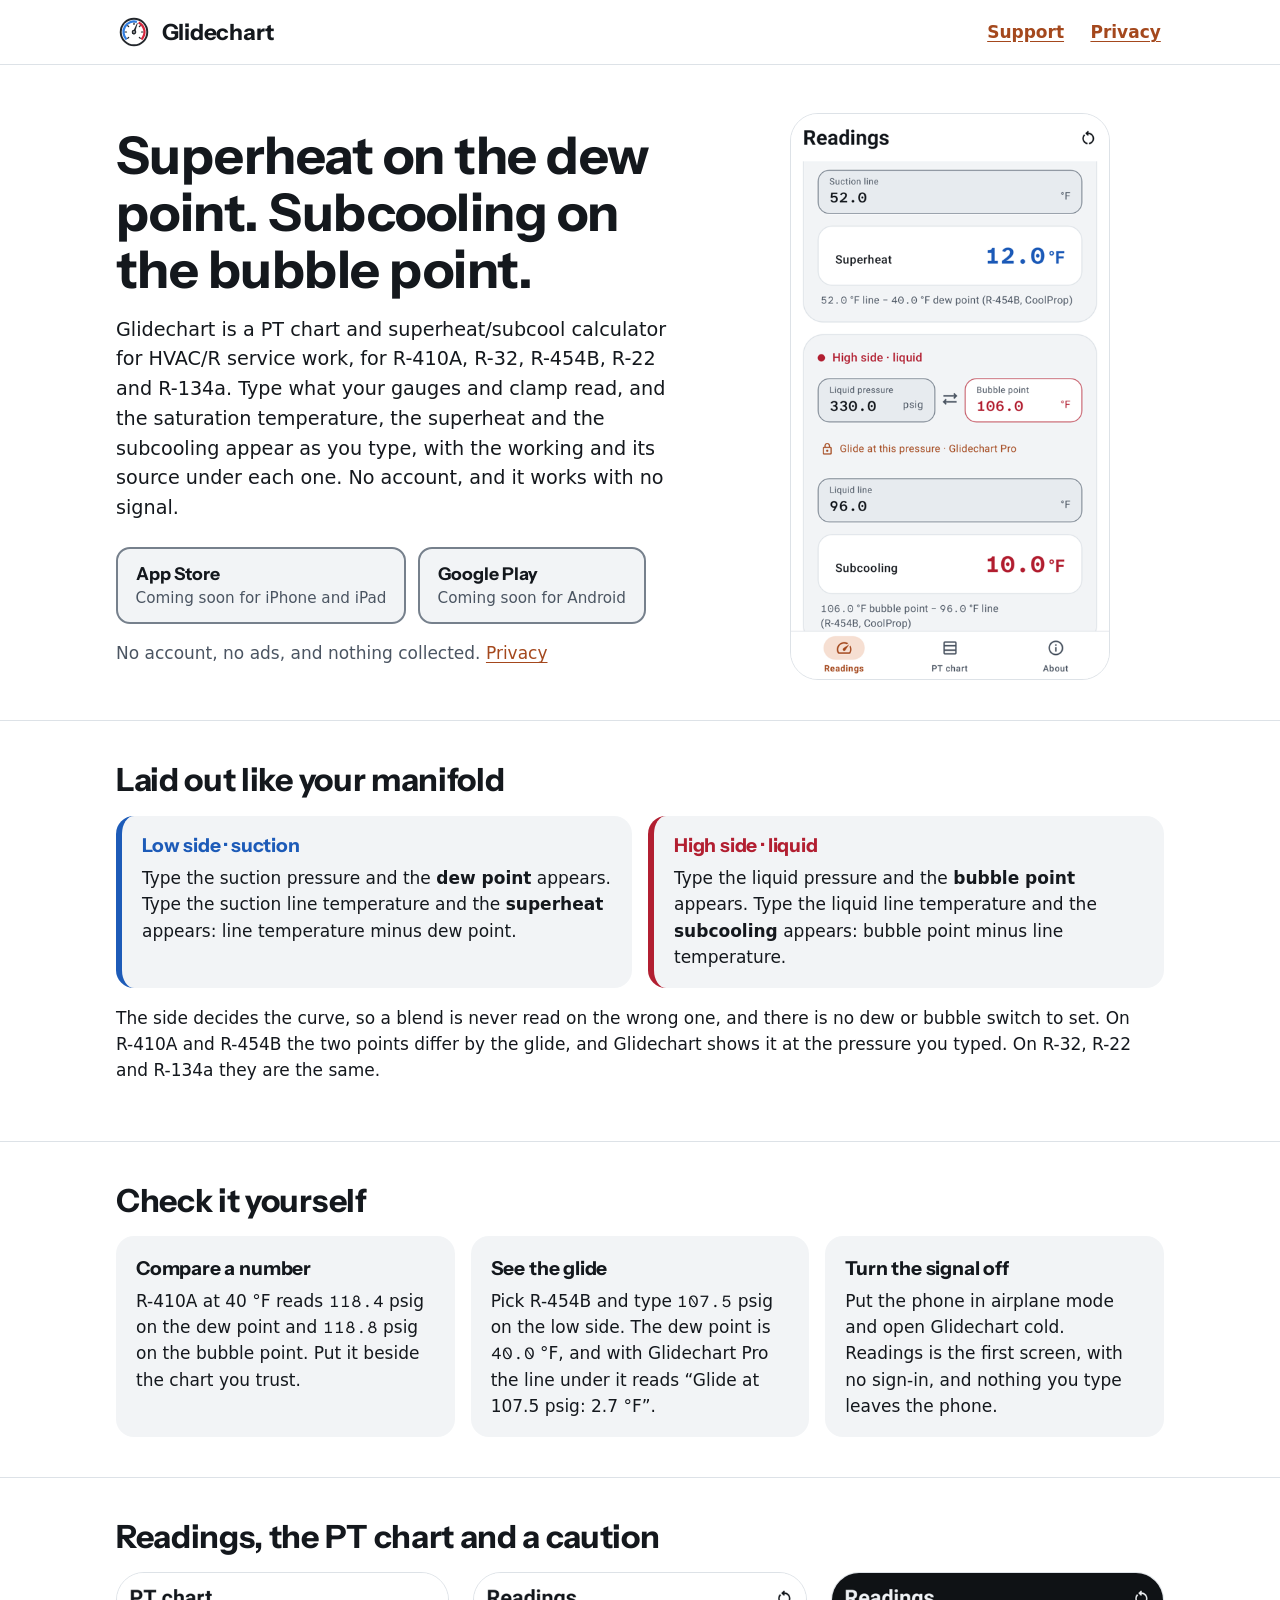
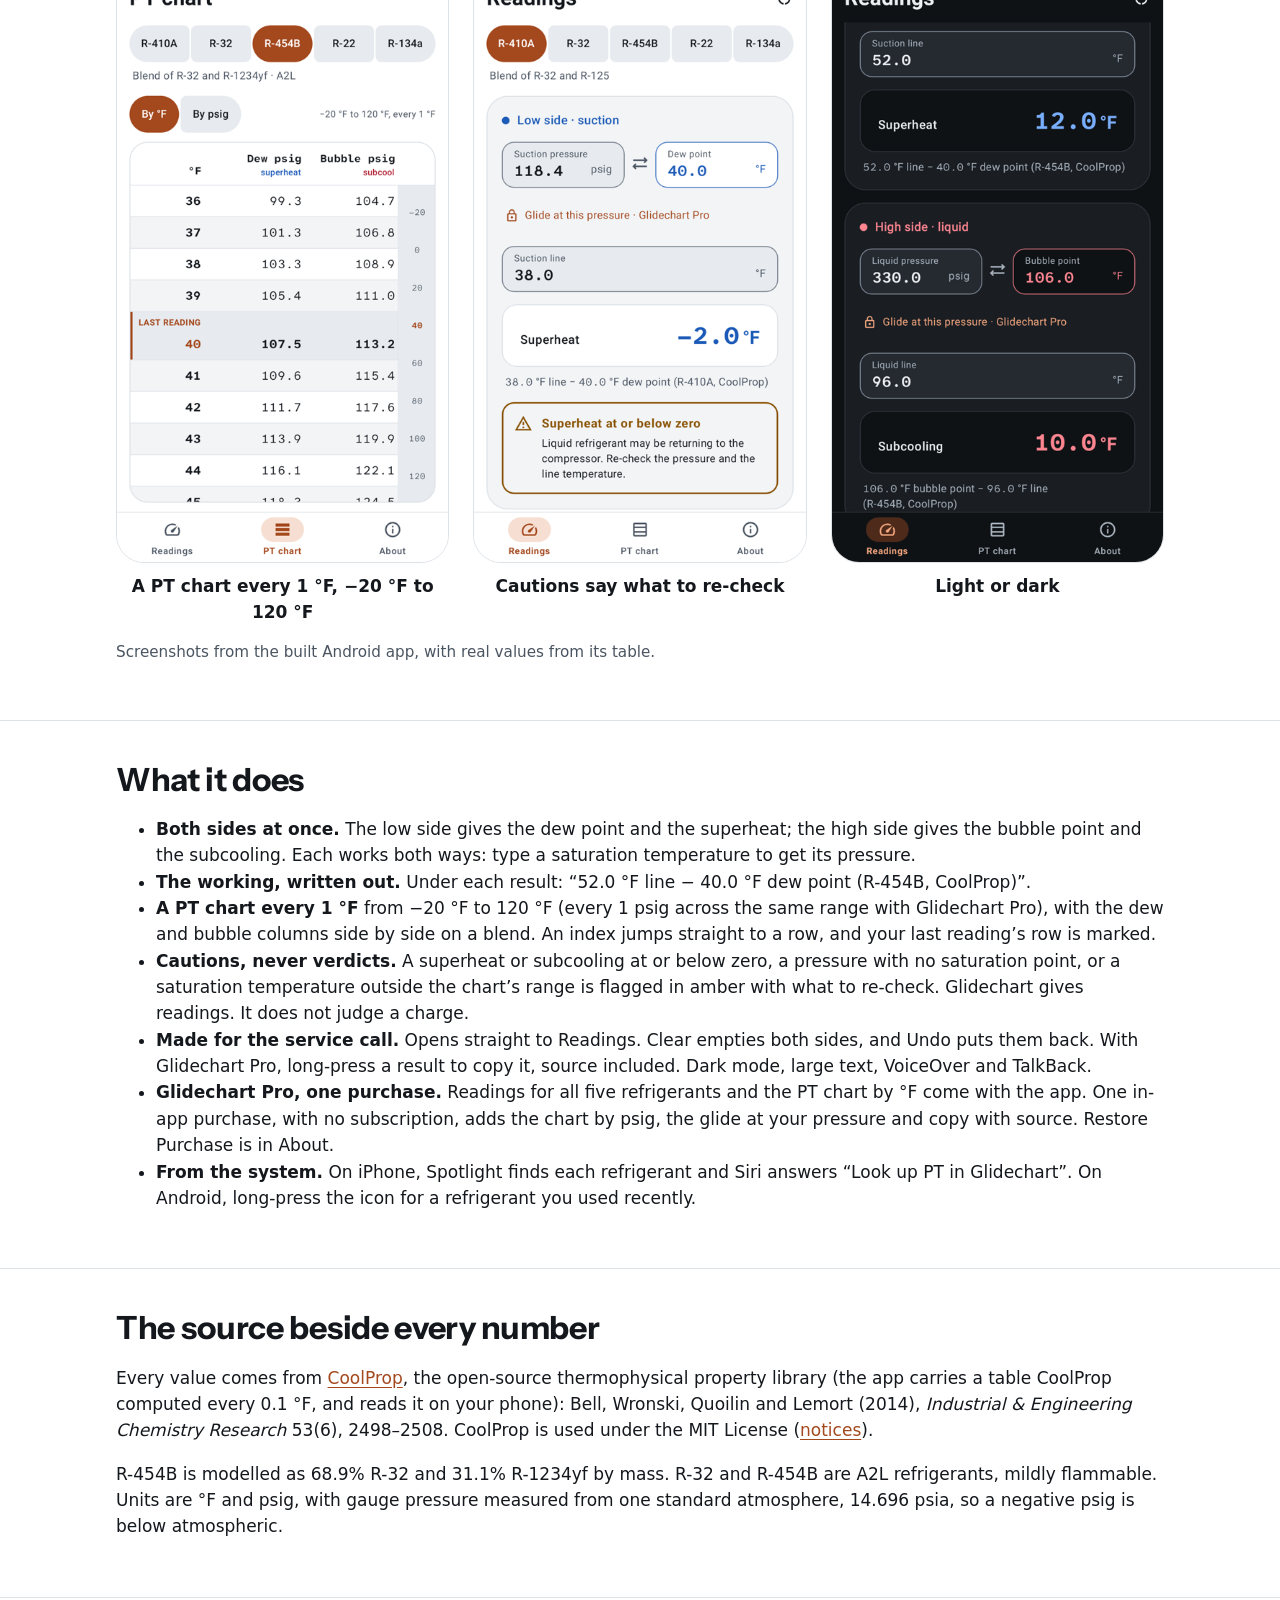
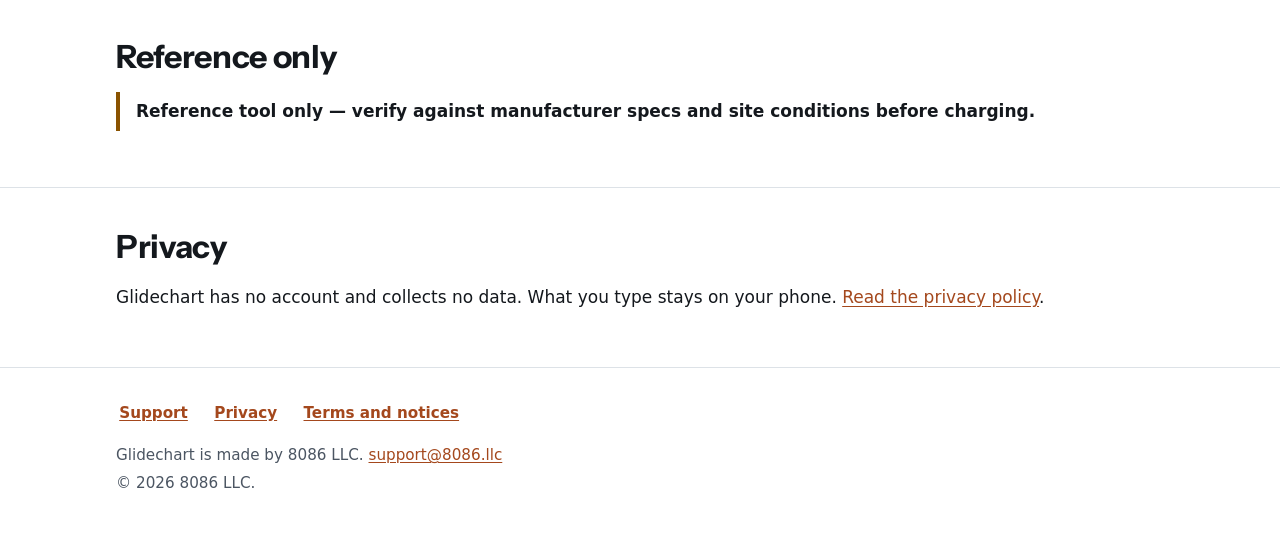
<file: index.html>
<!DOCTYPE html>
<html lang="en">
<head>
  <meta charset="utf-8">
  <meta name="viewport" content="width=device-width, initial-scale=1">
  <title>Glidechart – PT chart, superheat and subcool calculator</title>
  <meta name="description" content="A PT chart and superheat/subcool calculator for R-410A, R-32, R-454B, R-22 and R-134a. Superheat on the dew point, subcooling on the bubble point. Offline.">
  <link rel="canonical" href="https://soloinc-projects.github.io/glidechart/">
  <meta name="theme-color" content="#A4481D" media="(prefers-color-scheme: light)">
  <meta name="theme-color" content="#0F1215" media="(prefers-color-scheme: dark)">
  <link rel="icon" href="favicon.ico" sizes="any">
  <link rel="icon" href="favicon.svg" type="image/svg+xml">
  <link rel="apple-touch-icon" href="apple-touch-icon.png">
  <link rel="manifest" href="site.webmanifest">
  <link rel="preload" href="fonts/InstrumentSans-Bold.ttf" as="font" type="font/ttf" crossorigin>
  <link rel="stylesheet" href="assets/site.css">
  <meta property="og:type" content="website">
  <meta property="og:site_name" content="Glidechart">
  <meta property="og:title" content="Glidechart – PT chart, superheat and subcool calculator">
  <meta property="og:description" content="Superheat on the dew point, subcooling on the bubble point, for R-410A, R-32, R-454B, R-22 and R-134a, with the working and its source under every reading. Offline, no account.">
  <meta property="og:url" content="https://soloinc-projects.github.io/glidechart/">
  <meta property="og:image" content="https://soloinc-projects.github.io/glidechart/og-image.png">
  <meta property="og:image:width" content="1200">
  <meta property="og:image:height" content="630">
  <meta property="og:image:alt" content="The Glidechart mark, a white refrigeration gauge with a blue low side and a red high side and its needle in the gap between them, beside the name Glidechart, on copper.">
  <meta name="twitter:card" content="summary_large_image">
  <script type="application/ld+json">
  {
    "@context": "https://schema.org",
    "@type": "MobileApplication",
    "name": "Glidechart",
    "description": "A pressure-temperature (PT) chart and superheat/subcool calculator for HVAC/R service work, for R-410A, R-32, R-454B, R-22 and R-134a. Superheat is read against the dew point and subcooling against the bubble point, with no switch to set. Every value is computed on the phone with CoolProp. Works offline, with no account.",
    "applicationCategory": "ReferenceApplication",
    "operatingSystem": "iOS 26 or later, iPadOS 26 or later, Android 10 or later",
    "url": "https://soloinc-projects.github.io/glidechart/",
    "image": "https://soloinc-projects.github.io/glidechart/og-image.png",
    "screenshot": [
      "https://soloinc-projects.github.io/glidechart/screenshots/01-readings.png",
      "https://soloinc-projects.github.io/glidechart/screenshots/02-chart.png",
      "https://soloinc-projects.github.io/glidechart/screenshots/03-caution.png"
    ],
    "offers": {
      "@type": "Offer",
      "price": "0",
      "priceCurrency": "USD"
    },
    "publisher": {
      "@type": "Organization",
      "name": "8086 LLC",
      "email": "support@8086.llc"
    }
  }
  </script>
</head>
<body>
  <a class="skip-link" href="#main">Skip to the content</a>
  <header class="site-header">
    <div class="wrap">
      <a class="brand" href="./" aria-label="Glidechart, home">
        <svg viewBox="0 0 24 24" aria-hidden="true" focusable="false">
          <circle class="mark-bezel" cx="12" cy="12" r="9.5"/>
          <circle class="mark-dial" cx="12" cy="12" r="8.2"/>
          <path fill="#2F7DE1" d="M6.5199 17.4801A7.75 7.75 0 0 1 14.1362 4.5502L13.7227 5.9921A6.25 6.25 0 0 0 7.5806 16.4194Z"/>
          <path fill="#D7263D" d="M15.3974 5.0343A7.75 7.75 0 0 1 17.4801 17.4801L16.4194 16.4194A6.25 6.25 0 0 0 14.7398 6.3825Z"/>
          <g stroke="#23272C" stroke-width="0.8" stroke-linecap="round">
            <line x1="8.4645" y1="15.5355" x2="7.8281" y2="16.1719"/>
            <line x1="7" y1="12" x2="6.1" y2="12"/>
            <line x1="8.4645" y1="8.4645" x2="7.8281" y2="7.8281"/>
            <line x1="12" y1="7" x2="12" y2="6.1"/>
            <line x1="15.5355" y1="8.4645" x2="16.1719" y2="7.8281"/>
            <line x1="17" y1="12" x2="17.9" y2="12"/>
            <line x1="15.5355" y1="15.5355" x2="16.1719" y2="16.1719"/>
          </g>
          <path fill="#23272C" d="M12.2202 13.7983L14.4631 6.1973L14.0523 6.0396L10.6331 13.1891Z"/>
          <circle fill="#23272C" cx="12" cy="12" r="1.55"/>
          <circle fill="#FFFFFF" cx="12" cy="12" r="0.55"/>
        </svg>
        <span class="wordmark">Glidechart</span>
      </a>
      <nav class="site-nav" aria-label="Pages">
        <a href="support/">Support</a>
        <a href="privacy/">Privacy</a>
      </nav>
    </div>
  </header>

  <main id="main">
    <div class="wrap">
      <div class="hero">
        <div>
          <h1>Superheat on the dew point. Subcooling on the bubble point.</h1>
          <p class="lede">Glidechart is a PT chart and superheat/subcool calculator for HVAC/R service work, for <span class="nw">R-410A</span>, <span class="nw">R-32</span>, <span class="nw">R-454B</span>, <span class="nw">R-22</span> and <span class="nw">R-134a</span>. Type what your gauges and clamp read, and the saturation temperature, the superheat and the subcooling appear as you type, with the working and its source under each one. No account, and it works with no signal.</p>
          <ul class="cta" aria-label="Where to get Glidechart">
            <li><span class="store">App Store</span><span class="when">Coming soon for iPhone and iPad</span></li>
            <li><span class="store">Google Play</span><span class="when">Coming soon for Android</span></li>
          </ul>
          <p class="secondary">No account, no ads, and nothing collected. <a href="privacy/">Privacy</a></p>
        </div>
        <figure class="hero-shot">
          <img src="screenshots/01-readings.png" width="460" height="818" alt="Glidechart's Readings screen with R-454B: suction line 52.0 °F and superheat 12.0 °F, with 52.0 °F line minus 40.0 °F dew point (R-454B, CoolProp); then the high side, liquid: liquid pressure 330.0 psig, bubble point 106.0 °F, a locked line, Glide at this pressure · Glidechart Pro, liquid line 96.0 °F and subcooling 10.0 °F, with 106.0 °F bubble point minus 96.0 °F line (R-454B, CoolProp).">
        </figure>
      </div>
    </div>

    <section aria-labelledby="sides">
      <div class="wrap">
        <h2 id="sides">Laid out like your manifold</h2>
        <div class="sides">
          <div class="side low-side">
            <h3 class="low">Low side · suction</h3>
            <p>Type the suction pressure and the <strong>dew point</strong> appears. Type the suction line temperature and the <strong>superheat</strong> appears: line temperature minus dew point.</p>
          </div>
          <div class="side high-side">
            <h3 class="high">High side · liquid</h3>
            <p>Type the liquid pressure and the <strong>bubble point</strong> appears. Type the liquid line temperature and the <strong>subcooling</strong> appears: bubble point minus line temperature.</p>
          </div>
        </div>
        <p>The side decides the curve, so a blend is never read on the wrong one, and there is no dew or bubble switch to set. On <span class="nw">R-410A</span> and <span class="nw">R-454B</span> the two points differ by the glide, and Glidechart shows it at the pressure you typed. On <span class="nw">R-32</span>, <span class="nw">R-22</span> and <span class="nw">R-134a</span> they are the same.</p>
      </div>
    </section>

    <section aria-labelledby="proof">
      <div class="wrap">
        <h2 id="proof">Check it yourself</h2>
        <ul class="cards">
          <li>
            <h3>Compare a number</h3>
            <p><span class="nw">R-410A</span> at 40&nbsp;°F reads <span class="num">118.4</span>&nbsp;psig on the dew point and <span class="num">118.8</span>&nbsp;psig on the bubble point. Put it beside the chart you trust.</p>
          </li>
          <li>
            <h3>See the glide</h3>
            <p>Pick <span class="nw">R-454B</span> and type <span class="num">107.5</span>&nbsp;psig on the low side. The dew point is <span class="num">40.0</span>&nbsp;°F, and with Glidechart Pro the line under it reads “Glide at 107.5 psig: 2.7 °F”.</p>
          </li>
          <li>
            <h3>Turn the signal off</h3>
            <p>Put the phone in airplane mode and open Glidechart cold. Readings is the first screen, with no sign-in, and nothing you type leaves the phone.</p>
          </li>
        </ul>
      </div>
    </section>

    <section aria-labelledby="screens">
      <div class="wrap">
        <h2 id="screens">Readings, the PT chart and a caution</h2>
        <div class="shots">
          <figure>
            <img src="screenshots/02-chart.png" width="460" height="818" loading="lazy" alt="The PT chart for R-454B by °F: rows every 1 °F from 36 to 44 °F with the dew pressure for superheat and the bubble pressure for subcool side by side, the 40 °F row marked as the last reading with 107.5 and 113.2 psig, and an index from −20 to 120 along the edge.">
            <figcaption>A PT chart every 1 °F, −20 °F to 120 °F</figcaption>
          </figure>
          <figure>
            <img src="screenshots/03-caution.png" width="460" height="818" loading="lazy" alt="Readings for R-410A: suction pressure 118.4 psig, dew point 40.0 °F, a locked line, Glide at this pressure · Glidechart Pro, suction line 38.0 °F and superheat −2.0 °F, with an amber caution, Superheat at or below zero: liquid refrigerant may be returning to the compressor; re-check the pressure and the line temperature.">
            <figcaption>Cautions say what to re-check</figcaption>
          </figure>
          <figure>
            <img src="screenshots/04-readings-dark.png" width="460" height="818" loading="lazy" alt="The same R-454B readings in dark mode: superheat 12.0 °F on the low side in blue and subcooling 10.0 °F on the high side in red.">
            <figcaption>Light or dark</figcaption>
          </figure>
        </div>
        <p class="note">Screenshots from the built Android app, with real values from its table.</p>
      </div>
    </section>

    <section aria-labelledby="what">
      <div class="wrap">
        <h2 id="what">What it does</h2>
        <ul>
          <li><strong>Both sides at once.</strong> The low side gives the dew point and the superheat; the high side gives the bubble point and the subcooling. Each works both ways: type a saturation temperature to get its pressure.</li>
          <li><strong>The working, written out.</strong> Under each result: “52.0 °F line − 40.0 °F dew point (<span class="nw">R-454B</span>, CoolProp)”.</li>
          <li><strong>A PT chart every 1&nbsp;°F</strong> from −20&nbsp;°F to 120&nbsp;°F (every 1&nbsp;psig across the same range with Glidechart Pro), with the dew and bubble columns side by side on a blend. An index jumps straight to a row, and your last reading’s row is marked.</li>
          <li><strong>Cautions, never verdicts.</strong> A superheat or subcooling at or below zero, a pressure with no saturation point, or a saturation temperature outside the chart’s range is flagged in amber with what to re-check. Glidechart gives readings. It does not judge a charge.</li>
          <li><strong>Made for the service call.</strong> Opens straight to Readings. Clear empties both sides, and Undo puts them back. With Glidechart Pro, long-press a result to copy it, source included. Dark mode, large text, VoiceOver and TalkBack.</li>
          <li><strong>Glidechart Pro, one purchase.</strong> Readings for all five refrigerants and the PT chart by °F come with the app. One in-app purchase, with no subscription, adds the chart by psig, the glide at your pressure and copy with source. Restore Purchase is in About.</li>
          <li><strong>From the system.</strong> On iPhone, Spotlight finds each refrigerant and Siri answers “Look up PT in Glidechart”. On Android, long-press the icon for a refrigerant you used recently.</li>
        </ul>
      </div>
    </section>

    <section aria-labelledby="source">
      <div class="wrap">
        <h2 id="source">The source beside every number</h2>
        <p>Every value comes from <a href="https://coolprop.org">CoolProp</a>, the open-source thermophysical property library (the app carries a table CoolProp computed every 0.1 °F, and reads it on your phone): Bell, Wronski, Quoilin and Lemort (2014), <cite>Industrial &amp; Engineering Chemistry Research</cite> 53(6), 2498–2508. CoolProp is used under the MIT License (<a href="terms/#notices">notices</a>).</p>
        <p><span class="nw">R-454B</span> is modelled as 68.9% <span class="nw">R-32</span> and 31.1% <span class="nw">R-1234yf</span> by mass. <span class="nw">R-32</span> and <span class="nw">R-454B</span> are A2L refrigerants, mildly flammable. Units are °F and psig, with gauge pressure measured from one standard atmosphere, 14.696&nbsp;psia, so a negative psig is below atmospheric.</p>
      </div>
    </section>

    <section aria-labelledby="reference">
      <div class="wrap">
        <h2 id="reference">Reference only</h2>
        <p class="quote">Reference tool only — verify against manufacturer specs and site conditions before charging.</p>
      </div>
    </section>

    <section aria-labelledby="privacy">
      <div class="wrap">
        <h2 id="privacy">Privacy</h2>
        <p>Glidechart has no account and collects no data. What you type stays on your phone. <a href="privacy/">Read the privacy policy</a>.</p>
      </div>
    </section>
  </main>

  <footer class="site-footer">
    <div class="wrap">
      <nav aria-label="Site">
        <a href="support/">Support</a>
        <a href="privacy/">Privacy</a>
        <a href="terms/">Terms and notices</a>
      </nav>
      <p>Glidechart is made by 8086 LLC. <a href="mailto:support@8086.llc">support@8086.llc</a></p>
      <p>© 2026 8086 LLC.</p>
    </div>
  </footer>
</body>
</html>
</file>
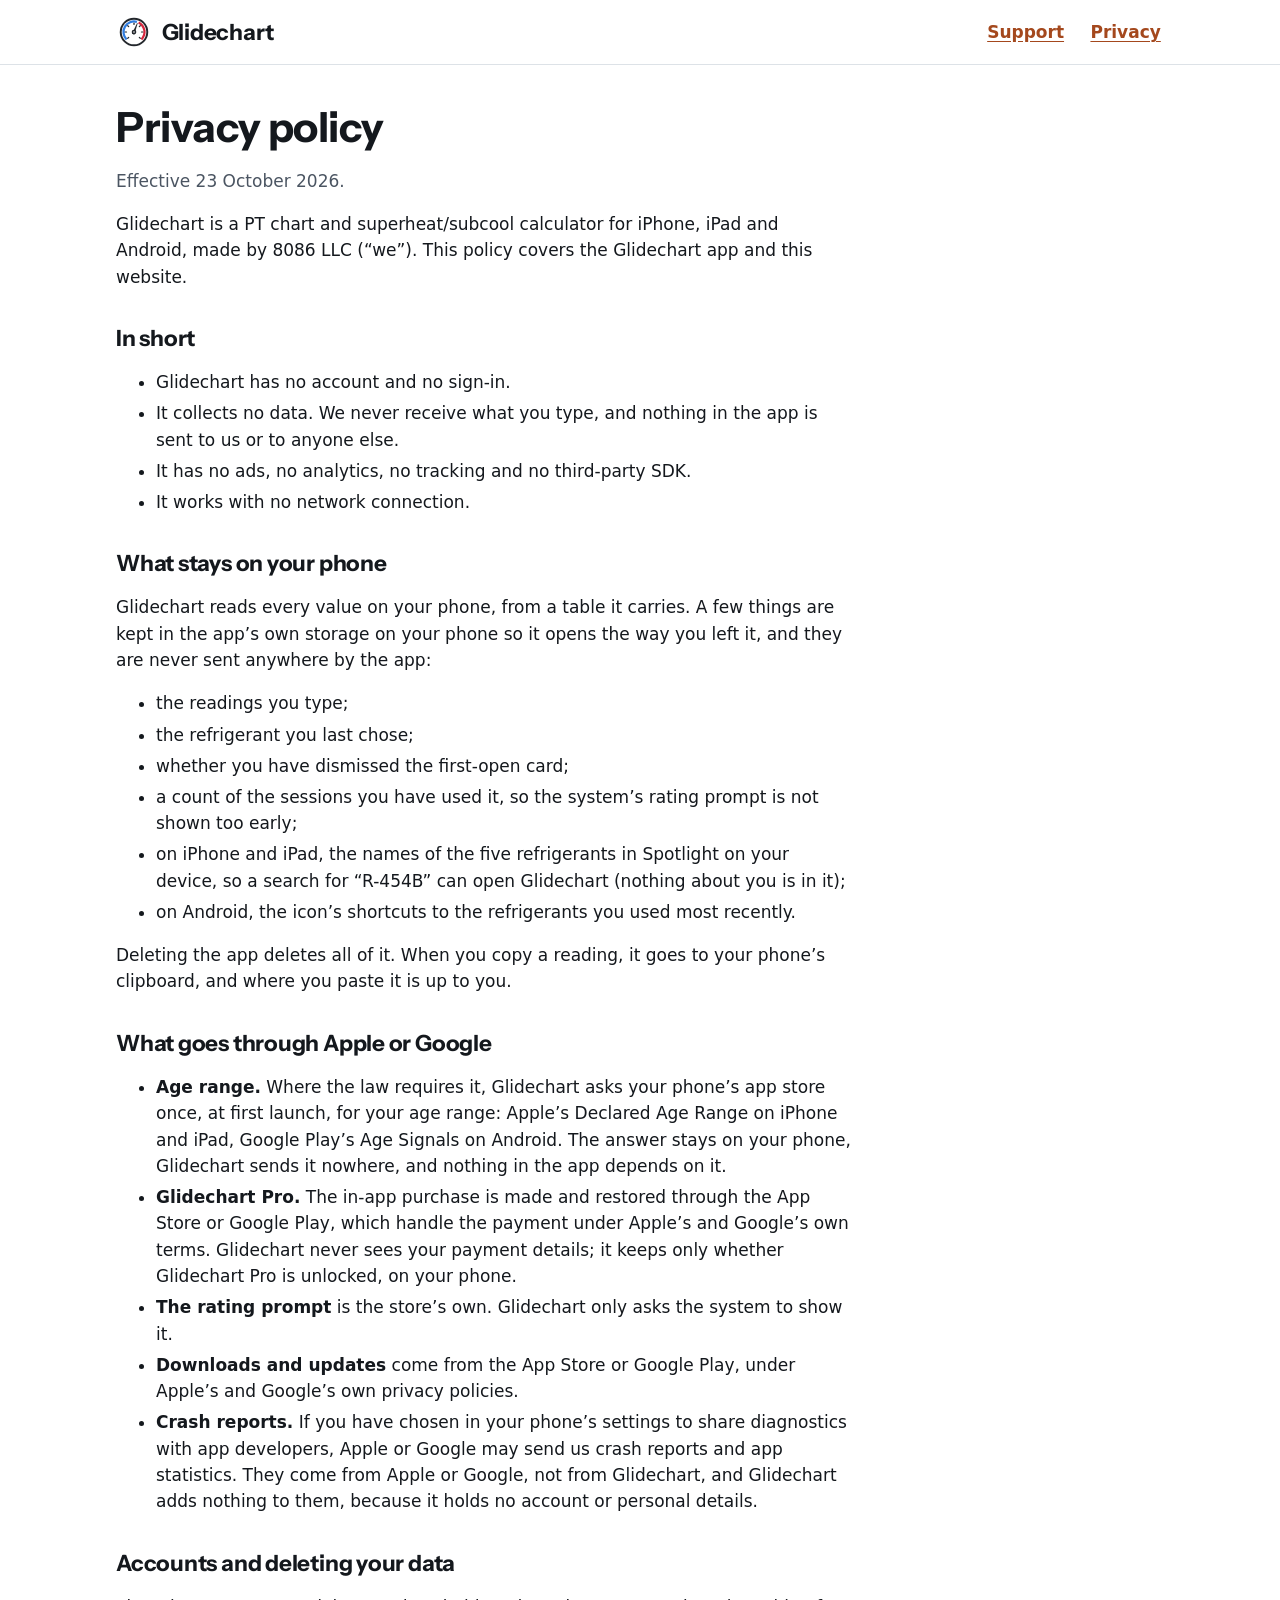
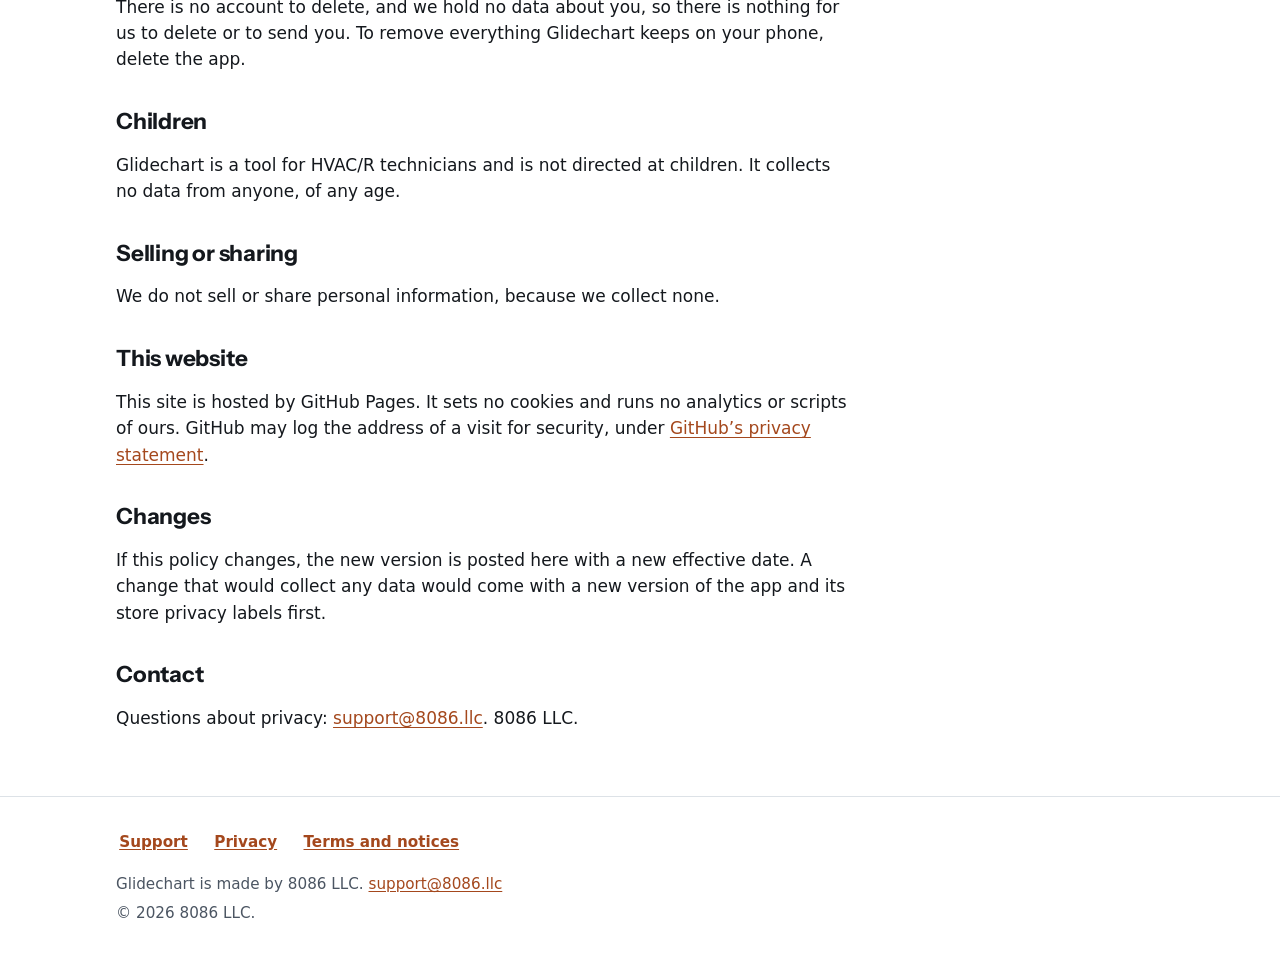
<file: privacy/index.html>
<!DOCTYPE html>
<html lang="en">
<head>
  <meta charset="utf-8">
  <meta name="viewport" content="width=device-width, initial-scale=1">
  <title>Privacy policy – Glidechart</title>
  <meta name="description" content="Glidechart's privacy policy: no account, no ads, no analytics, and no data collected. What you type stays on your phone.">
  <link rel="canonical" href="https://soloinc-projects.github.io/glidechart/privacy/">
  <meta name="theme-color" content="#A4481D" media="(prefers-color-scheme: light)">
  <meta name="theme-color" content="#0F1215" media="(prefers-color-scheme: dark)">
  <link rel="icon" href="../favicon.ico" sizes="any">
  <link rel="icon" href="../favicon.svg" type="image/svg+xml">
  <link rel="apple-touch-icon" href="../apple-touch-icon.png">
  <link rel="stylesheet" href="../assets/site.css">
  <meta property="og:type" content="website">
  <meta property="og:site_name" content="Glidechart">
  <meta property="og:title" content="Privacy policy – Glidechart">
  <meta property="og:description" content="No account, no ads, no analytics, and no data collected. What you type stays on your phone.">
  <meta property="og:url" content="https://soloinc-projects.github.io/glidechart/privacy/">
  <meta property="og:image" content="https://soloinc-projects.github.io/glidechart/og-image.png">
</head>
<body>
  <a class="skip-link" href="#main">Skip to the content</a>
  <header class="site-header">
    <div class="wrap">
      <a class="brand" href="../" aria-label="Glidechart, home">
        <svg viewBox="0 0 24 24" aria-hidden="true" focusable="false">
          <circle class="mark-bezel" cx="12" cy="12" r="9.5"/>
          <circle class="mark-dial" cx="12" cy="12" r="8.2"/>
          <path fill="#2F7DE1" d="M6.5199 17.4801A7.75 7.75 0 0 1 14.1362 4.5502L13.7227 5.9921A6.25 6.25 0 0 0 7.5806 16.4194Z"/>
          <path fill="#D7263D" d="M15.3974 5.0343A7.75 7.75 0 0 1 17.4801 17.4801L16.4194 16.4194A6.25 6.25 0 0 0 14.7398 6.3825Z"/>
          <g stroke="#23272C" stroke-width="0.8" stroke-linecap="round">
            <line x1="8.4645" y1="15.5355" x2="7.8281" y2="16.1719"/>
            <line x1="7" y1="12" x2="6.1" y2="12"/>
            <line x1="8.4645" y1="8.4645" x2="7.8281" y2="7.8281"/>
            <line x1="12" y1="7" x2="12" y2="6.1"/>
            <line x1="15.5355" y1="8.4645" x2="16.1719" y2="7.8281"/>
            <line x1="17" y1="12" x2="17.9" y2="12"/>
            <line x1="15.5355" y1="15.5355" x2="16.1719" y2="16.1719"/>
          </g>
          <path fill="#23272C" d="M12.2202 13.7983L14.4631 6.1973L14.0523 6.0396L10.6331 13.1891Z"/>
          <circle fill="#23272C" cx="12" cy="12" r="1.55"/>
          <circle fill="#FFFFFF" cx="12" cy="12" r="0.55"/>
        </svg>
        <span class="wordmark">Glidechart</span>
      </a>
      <nav class="site-nav" aria-label="Pages">
        <a href="../support/">Support</a>
        <a href="./" aria-current="page">Privacy</a>
      </nav>
    </div>
  </header>

  <main id="main" class="wrap">
    <div class="prose">
      <h1>Privacy policy</h1>
      <p class="updated">Effective 23 October 2026.</p>

      <p>Glidechart is a PT chart and superheat/subcool calculator for iPhone, iPad and Android, made by 8086 LLC (“we”). This policy covers the Glidechart app and this website.</p>

      <h2>In short</h2>
      <ul>
        <li>Glidechart has no account and no sign-in.</li>
        <li>It collects no data. We never receive what you type, and nothing in the app is sent to us or to anyone else.</li>
        <li>It has no ads, no analytics, no tracking and no third-party SDK.</li>
        <li>It works with no network connection.</li>
      </ul>

      <h2>What stays on your phone</h2>
      <p>Glidechart reads every value on your phone, from a table it carries. A few things are kept in the app’s own storage on your phone so it opens the way you left it, and they are never sent anywhere by the app:</p>
      <ul>
        <li>the readings you type;</li>
        <li>the refrigerant you last chose;</li>
        <li>whether you have dismissed the first-open card;</li>
        <li>a count of the sessions you have used it, so the system’s rating prompt is not shown too early;</li>
        <li>on iPhone and iPad, the names of the five refrigerants in Spotlight on your device, so a search for “<span class="nw">R-454B</span>” can open Glidechart (nothing about you is in it);</li>
        <li>on Android, the icon’s shortcuts to the refrigerants you used most recently.</li>
      </ul>
      <p>Deleting the app deletes all of it. When you copy a reading, it goes to your phone’s clipboard, and where you paste it is up to you.</p>

      <h2>What goes through Apple or Google</h2>
      <ul>
        <li><strong>Age range.</strong> Where the law requires it, Glidechart asks your phone’s app store once, at first launch, for your age range: Apple’s Declared Age Range on iPhone and iPad, Google Play’s Age Signals on Android. The answer stays on your phone, Glidechart sends it nowhere, and nothing in the app depends on it.</li>
        <li><strong>Glidechart Pro.</strong> The in-app purchase is made and restored through the App Store or Google Play, which handle the payment under Apple’s and Google’s own terms. Glidechart never sees your payment details; it keeps only whether Glidechart Pro is unlocked, on your phone.</li>
        <li><strong>The rating prompt</strong> is the store’s own. Glidechart only asks the system to show it.</li>
        <li><strong>Downloads and updates</strong> come from the App Store or Google Play, under Apple’s and Google’s own privacy policies.</li>
        <li><strong>Crash reports.</strong> If you have chosen in your phone’s settings to share diagnostics with app developers, Apple or Google may send us crash reports and app statistics. They come from Apple or Google, not from Glidechart, and Glidechart adds nothing to them, because it holds no account or personal details.</li>
      </ul>

      <h2>Accounts and deleting your data</h2>
      <p>There is no account to delete, and we hold no data about you, so there is nothing for us to delete or to send you. To remove everything Glidechart keeps on your phone, delete the app.</p>

      <h2>Children</h2>
      <p>Glidechart is a tool for HVAC/R technicians and is not directed at children. It collects no data from anyone, of any age.</p>

      <h2>Selling or sharing</h2>
      <p>We do not sell or share personal information, because we collect none.</p>

      <h2>This website</h2>
      <p>This site is hosted by GitHub Pages. It sets no cookies and runs no analytics or scripts of ours. GitHub may log the address of a visit for security, under <a href="https://docs.github.com/en/site-policy/privacy-policies/github-general-privacy-statement">GitHub’s privacy statement</a>.</p>

      <h2>Changes</h2>
      <p>If this policy changes, the new version is posted here with a new effective date. A change that would collect any data would come with a new version of the app and its store privacy labels first.</p>

      <h2>Contact</h2>
      <p>Questions about privacy: <a href="mailto:support@8086.llc">support@8086.llc</a>. 8086 LLC.</p>
    </div>
  </main>

  <footer class="site-footer">
    <div class="wrap">
      <nav aria-label="Site">
        <a href="../support/">Support</a>
        <a href="./">Privacy</a>
        <a href="../terms/">Terms and notices</a>
      </nav>
      <p>Glidechart is made by 8086 LLC. <a href="mailto:support@8086.llc">support@8086.llc</a></p>
      <p>© 2026 8086 LLC.</p>
    </div>
  </footer>
</body>
</html>
</file>
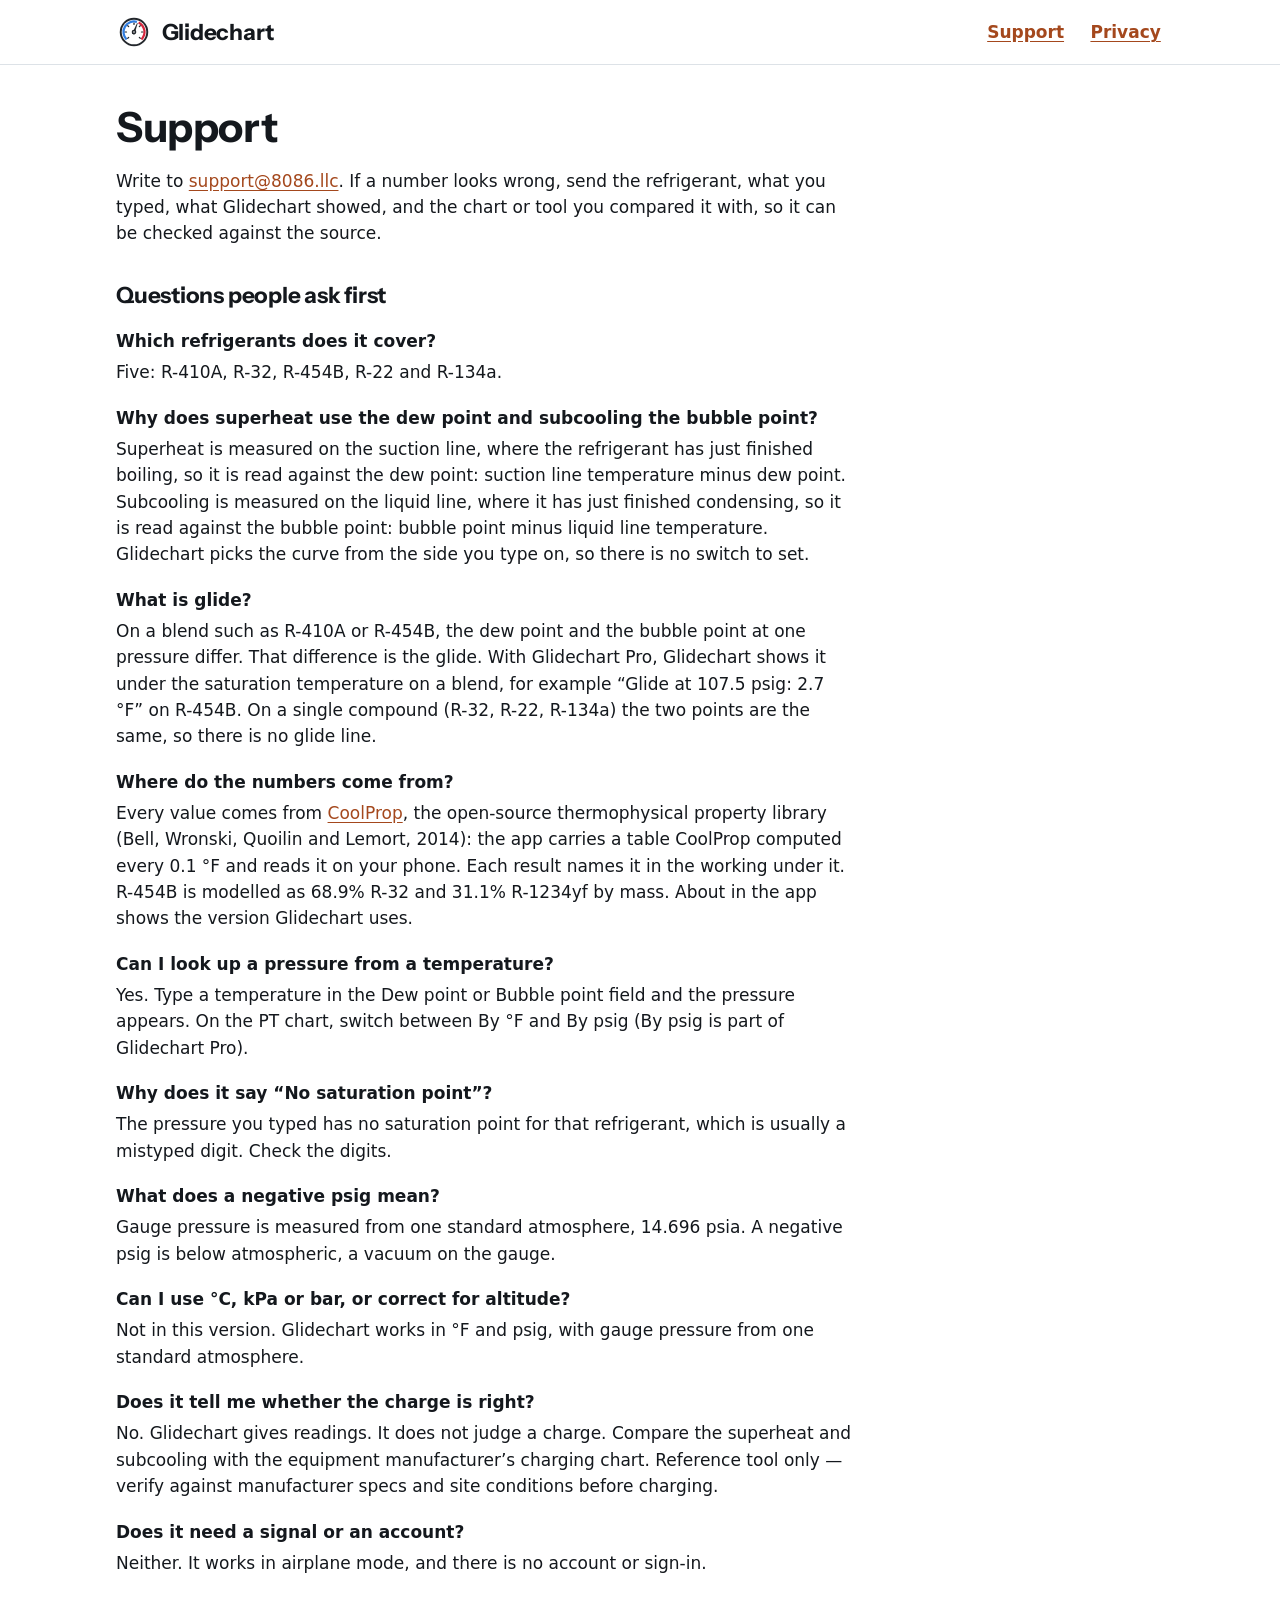
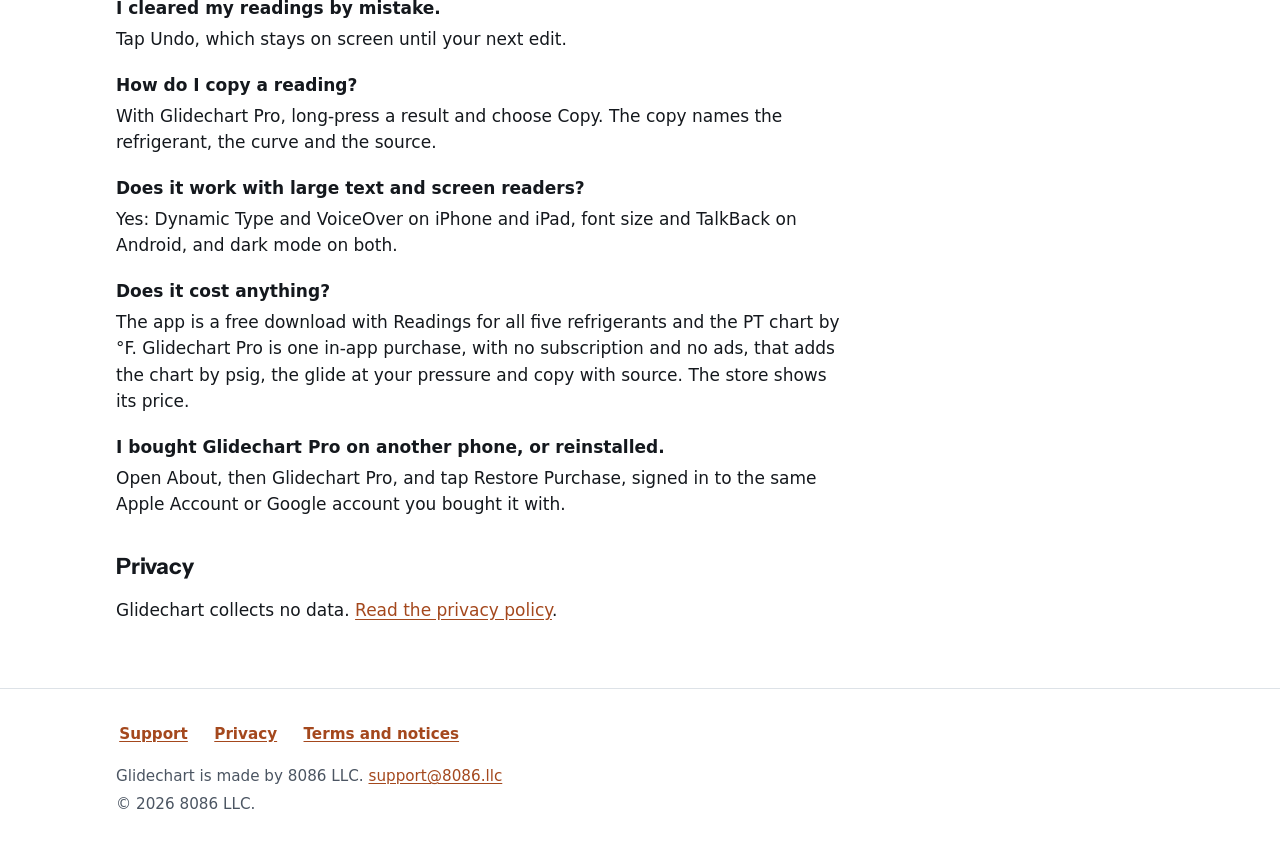
<file: support/index.html>
<!DOCTYPE html>
<html lang="en">
<head>
  <meta charset="utf-8">
  <meta name="viewport" content="width=device-width, initial-scale=1">
  <title>Support – Glidechart</title>
  <meta name="description" content="Help with Glidechart, the PT chart and superheat/subcool calculator: how it reads blends, where the numbers come from, and how to reach us.">
  <link rel="canonical" href="https://soloinc-projects.github.io/glidechart/support/">
  <meta name="theme-color" content="#A4481D" media="(prefers-color-scheme: light)">
  <meta name="theme-color" content="#0F1215" media="(prefers-color-scheme: dark)">
  <link rel="icon" href="../favicon.ico" sizes="any">
  <link rel="icon" href="../favicon.svg" type="image/svg+xml">
  <link rel="apple-touch-icon" href="../apple-touch-icon.png">
  <link rel="stylesheet" href="../assets/site.css">
  <meta property="og:type" content="website">
  <meta property="og:site_name" content="Glidechart">
  <meta property="og:title" content="Support – Glidechart">
  <meta property="og:description" content="How Glidechart reads blends, where its numbers come from, and how to reach us.">
  <meta property="og:url" content="https://soloinc-projects.github.io/glidechart/support/">
  <meta property="og:image" content="https://soloinc-projects.github.io/glidechart/og-image.png">
</head>
<body>
  <a class="skip-link" href="#main">Skip to the content</a>
  <header class="site-header">
    <div class="wrap">
      <a class="brand" href="../" aria-label="Glidechart, home">
        <svg viewBox="0 0 24 24" aria-hidden="true" focusable="false">
          <circle class="mark-bezel" cx="12" cy="12" r="9.5"/>
          <circle class="mark-dial" cx="12" cy="12" r="8.2"/>
          <path fill="#2F7DE1" d="M6.5199 17.4801A7.75 7.75 0 0 1 14.1362 4.5502L13.7227 5.9921A6.25 6.25 0 0 0 7.5806 16.4194Z"/>
          <path fill="#D7263D" d="M15.3974 5.0343A7.75 7.75 0 0 1 17.4801 17.4801L16.4194 16.4194A6.25 6.25 0 0 0 14.7398 6.3825Z"/>
          <g stroke="#23272C" stroke-width="0.8" stroke-linecap="round">
            <line x1="8.4645" y1="15.5355" x2="7.8281" y2="16.1719"/>
            <line x1="7" y1="12" x2="6.1" y2="12"/>
            <line x1="8.4645" y1="8.4645" x2="7.8281" y2="7.8281"/>
            <line x1="12" y1="7" x2="12" y2="6.1"/>
            <line x1="15.5355" y1="8.4645" x2="16.1719" y2="7.8281"/>
            <line x1="17" y1="12" x2="17.9" y2="12"/>
            <line x1="15.5355" y1="15.5355" x2="16.1719" y2="16.1719"/>
          </g>
          <path fill="#23272C" d="M12.2202 13.7983L14.4631 6.1973L14.0523 6.0396L10.6331 13.1891Z"/>
          <circle fill="#23272C" cx="12" cy="12" r="1.55"/>
          <circle fill="#FFFFFF" cx="12" cy="12" r="0.55"/>
        </svg>
        <span class="wordmark">Glidechart</span>
      </a>
      <nav class="site-nav" aria-label="Pages">
        <a href="./" aria-current="page">Support</a>
        <a href="../privacy/">Privacy</a>
      </nav>
    </div>
  </header>

  <main id="main" class="wrap">
    <div class="prose">
      <h1>Support</h1>
      <p>Write to <a href="mailto:support@8086.llc">support@8086.llc</a>. If a number looks wrong, send the refrigerant, what you typed, what Glidechart showed, and the chart or tool you compared it with, so it can be checked against the source.</p>

      <h2>Questions people ask first</h2>
      <dl>
        <dt>Which refrigerants does it cover?</dt>
        <dd>Five: <span class="nw">R-410A</span>, <span class="nw">R-32</span>, <span class="nw">R-454B</span>, <span class="nw">R-22</span> and <span class="nw">R-134a</span>.</dd>

        <dt>Why does superheat use the dew point and subcooling the bubble point?</dt>
        <dd>Superheat is measured on the suction line, where the refrigerant has just finished boiling, so it is read against the dew point: suction line temperature minus dew point. Subcooling is measured on the liquid line, where it has just finished condensing, so it is read against the bubble point: bubble point minus liquid line temperature. Glidechart picks the curve from the side you type on, so there is no switch to set.</dd>

        <dt>What is glide?</dt>
        <dd>On a blend such as <span class="nw">R-410A</span> or <span class="nw">R-454B</span>, the dew point and the bubble point at one pressure differ. That difference is the glide. With Glidechart Pro, Glidechart shows it under the saturation temperature on a blend, for example “Glide at 107.5 psig: 2.7 °F” on <span class="nw">R-454B</span>. On a single compound (<span class="nw">R-32</span>, <span class="nw">R-22</span>, <span class="nw">R-134a</span>) the two points are the same, so there is no glide line.</dd>

        <dt>Where do the numbers come from?</dt>
        <dd>Every value comes from <a href="https://coolprop.org">CoolProp</a>, the open-source thermophysical property library (Bell, Wronski, Quoilin and Lemort, 2014): the app carries a table CoolProp computed every 0.1 °F and reads it on your phone. Each result names it in the working under it. <span class="nw">R-454B</span> is modelled as 68.9% <span class="nw">R-32</span> and 31.1% <span class="nw">R-1234yf</span> by mass. About in the app shows the version Glidechart uses.</dd>

        <dt>Can I look up a pressure from a temperature?</dt>
        <dd>Yes. Type a temperature in the Dew point or Bubble point field and the pressure appears. On the PT chart, switch between By °F and By psig (By psig is part of Glidechart Pro).</dd>

        <dt>Why does it say “No saturation point”?</dt>
        <dd>The pressure you typed has no saturation point for that refrigerant, which is usually a mistyped digit. Check the digits.</dd>

        <dt>What does a negative psig mean?</dt>
        <dd>Gauge pressure is measured from one standard atmosphere, 14.696&nbsp;psia. A negative psig is below atmospheric, a vacuum on the gauge.</dd>

        <dt>Can I use °C, kPa or bar, or correct for altitude?</dt>
        <dd>Not in this version. Glidechart works in °F and psig, with gauge pressure from one standard atmosphere.</dd>

        <dt>Does it tell me whether the charge is right?</dt>
        <dd>No. Glidechart gives readings. It does not judge a charge. Compare the superheat and subcooling with the equipment manufacturer’s charging chart. Reference tool only — verify against manufacturer specs and site conditions before charging.</dd>

        <dt>Does it need a signal or an account?</dt>
        <dd>Neither. It works in airplane mode, and there is no account or sign-in.</dd>

        <dt>I cleared my readings by mistake.</dt>
        <dd>Tap Undo, which stays on screen until your next edit.</dd>

        <dt>How do I copy a reading?</dt>
        <dd>With Glidechart Pro, long-press a result and choose Copy. The copy names the refrigerant, the curve and the source.</dd>

        <dt>Does it work with large text and screen readers?</dt>
        <dd>Yes: Dynamic Type and VoiceOver on iPhone and iPad, font size and TalkBack on Android, and dark mode on both.</dd>

        <dt>Does it cost anything?</dt>
        <dd>The app is a free download with Readings for all five refrigerants and the PT chart by °F. Glidechart Pro is one in-app purchase, with no subscription and no ads, that adds the chart by psig, the glide at your pressure and copy with source. The store shows its price.</dd>

        <dt>I bought Glidechart Pro on another phone, or reinstalled.</dt>
        <dd>Open About, then Glidechart Pro, and tap Restore Purchase, signed in to the same Apple Account or Google account you bought it with.</dd>
      </dl>

      <h2>Privacy</h2>
      <p>Glidechart collects no data. <a href="../privacy/">Read the privacy policy</a>.</p>
    </div>
  </main>

  <footer class="site-footer">
    <div class="wrap">
      <nav aria-label="Site">
        <a href="./">Support</a>
        <a href="../privacy/">Privacy</a>
        <a href="../terms/">Terms and notices</a>
      </nav>
      <p>Glidechart is made by 8086 LLC. <a href="mailto:support@8086.llc">support@8086.llc</a></p>
      <p>© 2026 8086 LLC.</p>
    </div>
  </footer>
</body>
</html>
</file>
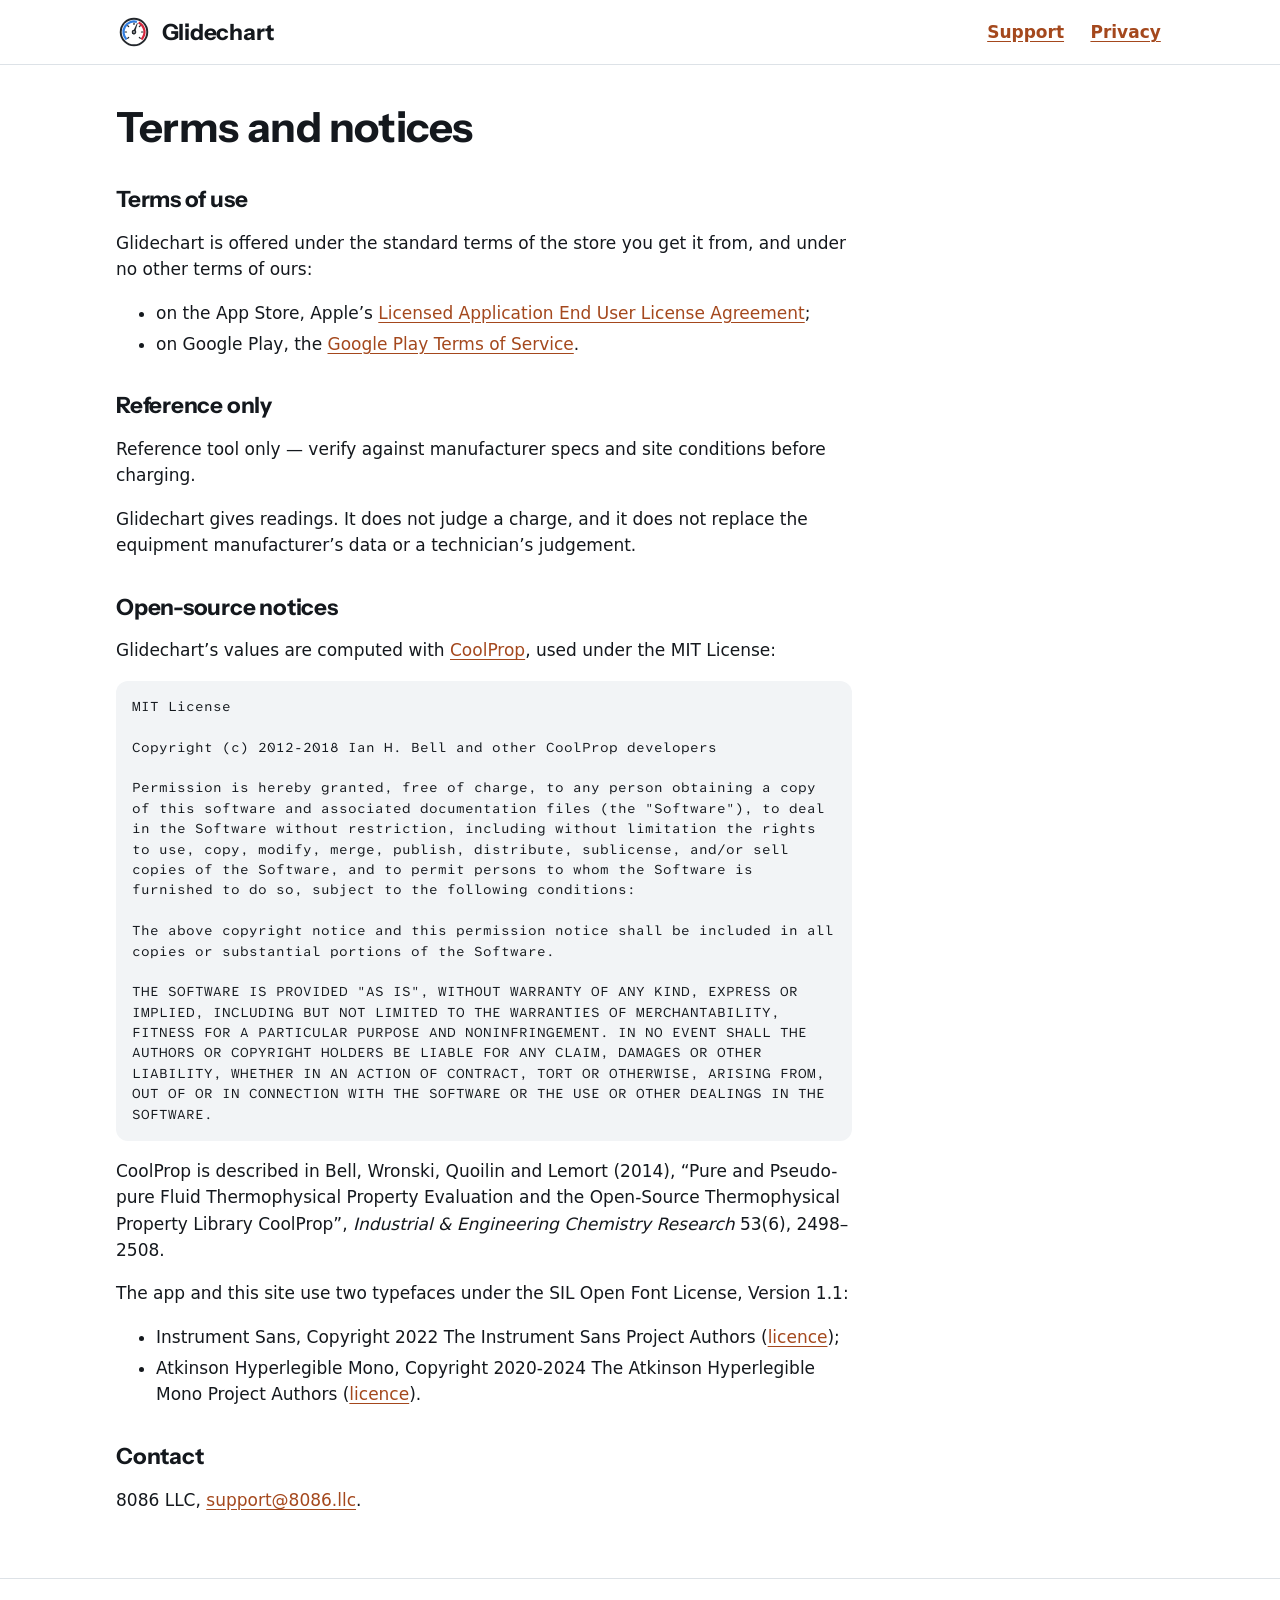
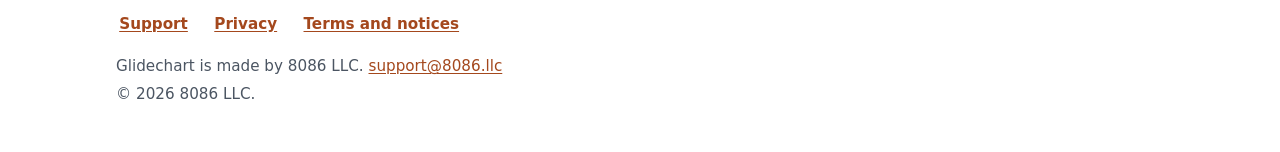
<file: terms/index.html>
<!DOCTYPE html>
<html lang="en">
<head>
  <meta charset="utf-8">
  <meta name="viewport" content="width=device-width, initial-scale=1">
  <title>Terms and notices – Glidechart</title>
  <meta name="description" content="The terms Glidechart is offered under (the App Store's and Google Play's standard terms), its reference-only notice, and its open-source notices.">
  <link rel="canonical" href="https://soloinc-projects.github.io/glidechart/terms/">
  <meta name="theme-color" content="#A4481D" media="(prefers-color-scheme: light)">
  <meta name="theme-color" content="#0F1215" media="(prefers-color-scheme: dark)">
  <link rel="icon" href="../favicon.ico" sizes="any">
  <link rel="icon" href="../favicon.svg" type="image/svg+xml">
  <link rel="apple-touch-icon" href="../apple-touch-icon.png">
  <link rel="stylesheet" href="../assets/site.css">
</head>
<body>
  <a class="skip-link" href="#main">Skip to the content</a>
  <header class="site-header">
    <div class="wrap">
      <a class="brand" href="../" aria-label="Glidechart, home">
        <svg viewBox="0 0 24 24" aria-hidden="true" focusable="false">
          <circle class="mark-bezel" cx="12" cy="12" r="9.5"/>
          <circle class="mark-dial" cx="12" cy="12" r="8.2"/>
          <path fill="#2F7DE1" d="M6.5199 17.4801A7.75 7.75 0 0 1 14.1362 4.5502L13.7227 5.9921A6.25 6.25 0 0 0 7.5806 16.4194Z"/>
          <path fill="#D7263D" d="M15.3974 5.0343A7.75 7.75 0 0 1 17.4801 17.4801L16.4194 16.4194A6.25 6.25 0 0 0 14.7398 6.3825Z"/>
          <g stroke="#23272C" stroke-width="0.8" stroke-linecap="round">
            <line x1="8.4645" y1="15.5355" x2="7.8281" y2="16.1719"/>
            <line x1="7" y1="12" x2="6.1" y2="12"/>
            <line x1="8.4645" y1="8.4645" x2="7.8281" y2="7.8281"/>
            <line x1="12" y1="7" x2="12" y2="6.1"/>
            <line x1="15.5355" y1="8.4645" x2="16.1719" y2="7.8281"/>
            <line x1="17" y1="12" x2="17.9" y2="12"/>
            <line x1="15.5355" y1="15.5355" x2="16.1719" y2="16.1719"/>
          </g>
          <path fill="#23272C" d="M12.2202 13.7983L14.4631 6.1973L14.0523 6.0396L10.6331 13.1891Z"/>
          <circle fill="#23272C" cx="12" cy="12" r="1.55"/>
          <circle fill="#FFFFFF" cx="12" cy="12" r="0.55"/>
        </svg>
        <span class="wordmark">Glidechart</span>
      </a>
      <nav class="site-nav" aria-label="Pages">
        <a href="../support/">Support</a>
        <a href="../privacy/">Privacy</a>
      </nav>
    </div>
  </header>

  <main id="main" class="wrap">
    <div class="prose">
      <h1>Terms and notices</h1>

      <h2>Terms of use</h2>
      <p>Glidechart is offered under the standard terms of the store you get it from, and under no other terms of ours:</p>
      <ul>
        <li>on the App Store, Apple’s <a href="https://www.apple.com/legal/internet-services/itunes/dev/stdeula/">Licensed Application End User License Agreement</a>;</li>
        <li>on Google Play, the <a href="https://play.google.com/intl/en_us/about/play-terms/index.html">Google Play Terms of Service</a>.</li>
      </ul>

      <h2>Reference only</h2>
      <p>Reference tool only — verify against manufacturer specs and site conditions before charging.</p>
      <p>Glidechart gives readings. It does not judge a charge, and it does not replace the equipment manufacturer’s data or a technician’s judgement.</p>

      <h2 id="notices">Open-source notices</h2>
      <p>Glidechart’s values are computed with <a href="https://coolprop.org">CoolProp</a>, used under the MIT License:</p>
      <pre class="licence">MIT License

Copyright (c) 2012-2018 Ian H. Bell and other CoolProp developers

Permission is hereby granted, free of charge, to any person obtaining a copy
of this software and associated documentation files (the "Software"), to deal
in the Software without restriction, including without limitation the rights
to use, copy, modify, merge, publish, distribute, sublicense, and/or sell
copies of the Software, and to permit persons to whom the Software is
furnished to do so, subject to the following conditions:

The above copyright notice and this permission notice shall be included in all
copies or substantial portions of the Software.

THE SOFTWARE IS PROVIDED "AS IS", WITHOUT WARRANTY OF ANY KIND, EXPRESS OR
IMPLIED, INCLUDING BUT NOT LIMITED TO THE WARRANTIES OF MERCHANTABILITY,
FITNESS FOR A PARTICULAR PURPOSE AND NONINFRINGEMENT. IN NO EVENT SHALL THE
AUTHORS OR COPYRIGHT HOLDERS BE LIABLE FOR ANY CLAIM, DAMAGES OR OTHER
LIABILITY, WHETHER IN AN ACTION OF CONTRACT, TORT OR OTHERWISE, ARISING FROM,
OUT OF OR IN CONNECTION WITH THE SOFTWARE OR THE USE OR OTHER DEALINGS IN THE
SOFTWARE.</pre>
      <p>CoolProp is described in Bell, Wronski, Quoilin and Lemort (2014), “Pure and Pseudo-pure Fluid Thermophysical Property Evaluation and the Open-Source Thermophysical Property Library CoolProp”, <cite>Industrial &amp; Engineering Chemistry Research</cite> 53(6), 2498–2508.</p>
      <p>The app and this site use two typefaces under the SIL Open Font License, Version 1.1:</p>
      <ul>
        <li>Instrument Sans, Copyright 2022 The Instrument Sans Project Authors (<a href="../fonts/OFL-InstrumentSans.txt">licence</a>);</li>
        <li>Atkinson Hyperlegible Mono, Copyright 2020-2024 The Atkinson Hyperlegible Mono Project Authors (<a href="../fonts/OFL-AtkinsonHyperlegibleMono.txt">licence</a>).</li>
      </ul>

      <h2>Contact</h2>
      <p>8086 LLC, <a href="mailto:support@8086.llc">support@8086.llc</a>.</p>
    </div>
  </main>

  <footer class="site-footer">
    <div class="wrap">
      <nav aria-label="Site">
        <a href="../support/">Support</a>
        <a href="../privacy/">Privacy</a>
        <a href="./">Terms and notices</a>
      </nav>
      <p>Glidechart is made by 8086 LLC. <a href="mailto:support@8086.llc">support@8086.llc</a></p>
      <p>© 2026 8086 LLC.</p>
    </div>
  </footer>
</body>
</html>
</file>
<file: assets/site.css>
/* Glidechart site. Colours are tokens.json's (brand pack, edition 4); every text pair below is one tokens.json
   records at WCAG AA or better, in light and in dark. Fonts: Instrument Sans Bold for headings and the wordmark,
   Atkinson Hyperlegible Mono for numbers, both SIL OFL 1.1 (fonts/). */

@font-face {
  font-family: "Instrument Sans";
  src: url("../fonts/InstrumentSans-Bold.ttf") format("truetype");
  font-weight: 700;
  font-style: normal;
  font-display: swap;
}

@font-face {
  font-family: "Atkinson Hyperlegible Mono";
  src: url("../fonts/AtkinsonHyperlegibleMono-Regular.ttf") format("truetype");
  font-weight: 400;
  font-style: normal;
  font-display: swap;
}

:root {
  color-scheme: light dark;
  --bg: #FFFFFF;          /* paper */
  --raised: #F2F4F6;      /* paper-raised */
  --text: #14181D;        /* ink */
  --text-2: #4B5562;      /* steel */
  --accent: #A4481D;      /* copper */
  --low: #1D5BB8;         /* low-side-light */
  --high: #B21F31;        /* high-side-light */
  --caution: #8A5300;     /* caution-light */
  --line: #DDE2E7;        /* separator-light */
  --edge: #76808C;        /* control-light */
  --mark-bezel: #23272C;  /* bezel */
  --mark-dial: #FFFFFF;   /* dial */
  --sans: system-ui, -apple-system, "Segoe UI", Roboto, "Helvetica Neue", Arial, sans-serif;
  --display: "Instrument Sans", var(--sans);
  --mono: "Atkinson Hyperlegible Mono", ui-monospace, "SF Mono", Menlo, Consolas, monospace;
}

@media (prefers-color-scheme: dark) {
  :root {
    --bg: #0F1215;        /* night */
    --raised: #1A1E23;    /* night-raised */
    --text: #EDF0F3;      /* frost */
    --text-2: #A8B2BD;    /* mist */
    --accent: #F2A57E;    /* copper-glow */
    --low: #79AEFF;       /* low-side-dark */
    --high: #FF8590;      /* high-side-dark */
    --caution: #F2B54B;   /* caution-dark */
    --line: #2E343B;      /* separator-dark */
    --edge: #7D8794;      /* control-dark */
    --mark-bezel: #C9784C; /* icon-dark-bezel */
    --mark-dial: #E9E5E0;  /* icon-dark-dial */
  }
}

*, *::before, *::after { box-sizing: border-box; }

html { -webkit-text-size-adjust: 100%; text-size-adjust: 100%; }

body {
  margin: 0;
  background: var(--bg);
  color: var(--text);
  font-family: var(--sans);
  font-size: 1.0625rem;
  line-height: 1.55;
}

.wrap { max-width: 68rem; margin: 0 auto; padding: 0 1.25rem; }

a { color: var(--accent); text-underline-offset: 0.15em; }
a:hover { text-decoration-thickness: 2px; }
a:focus-visible, button:focus-visible { outline: 3px solid var(--accent); outline-offset: 3px; border-radius: 4px; }

.skip-link {
  position: absolute; left: 1rem; top: -4rem; z-index: 10;
  background: var(--bg); color: var(--accent); padding: 0.6rem 1rem; border: 2px solid var(--accent); border-radius: 8px;
}
.skip-link:focus { top: 1rem; }

h1, h2, h3, .wordmark { font-family: var(--display); font-weight: 700; letter-spacing: -0.01em; }
h1 { font-size: clamp(2rem, 1.4rem + 3vw, 3.25rem); line-height: 1.1; margin: 0 0 1rem; }
h2 { font-size: clamp(1.5rem, 1.2rem + 1.2vw, 2rem); line-height: 1.2; margin: 0 0 1rem; }
h3 { font-size: 1.2rem; line-height: 1.3; margin: 0 0 0.4rem; }

.nw { white-space: nowrap; }
.num { font-family: var(--mono); font-variant-numeric: tabular-nums; }
.low { color: var(--low); font-weight: 600; }
.high { color: var(--high); font-weight: 600; }

/* Header */
.site-header { border-bottom: 1px solid var(--line); }
.site-header .wrap { display: flex; align-items: center; justify-content: space-between; gap: 1rem; min-height: 4rem; flex-wrap: wrap; }
.brand { display: inline-flex; align-items: center; gap: 0.6rem; color: var(--text); text-decoration: none; padding: 0.4rem 0; }
.brand svg { width: 2.25rem; height: 2.25rem; flex: none; }
.brand .wordmark { font-size: 1.4rem; }
.mark-bezel { fill: var(--mark-bezel); }
.mark-dial { fill: var(--mark-dial); }
.site-nav { display: flex; gap: 1.25rem; flex-wrap: wrap; }
.site-nav a { display: inline-block; padding: 0.6rem 0.2rem; min-height: 44px; font-weight: 600; }

/* Hero */
.hero { padding: 3rem 0 2.5rem; display: grid; gap: 2.5rem; align-items: center; }
@media (min-width: 60rem) { .hero { grid-template-columns: 1.15fr 0.85fr; } }
.lede { font-size: 1.2rem; color: var(--text); max-width: 40rem; margin: 0 0 1.5rem; }
.cta { list-style: none; padding: 0; margin: 0 0 1rem; display: flex; flex-wrap: wrap; gap: 0.75rem; }
.cta li { border: 2px solid var(--edge); border-radius: 14px; padding: 0.7rem 1.1rem; min-width: 14rem; background: var(--raised); }
.cta .store { display: block; font-family: var(--display); font-weight: 700; font-size: 1.1rem; }
.cta .when { display: block; color: var(--text-2); font-size: 0.95rem; }
.secondary { color: var(--text-2); margin: 0; }
.hero-shot { margin: 0 auto; max-width: 20rem; }
.hero-shot img, .shots img { display: block; width: 100%; height: auto; border-radius: 28px; border: 1px solid var(--line); }

/* Sections */
section { padding: 2.5rem 0; border-top: 1px solid var(--line); }
.cards { list-style: none; padding: 0; margin: 0; display: grid; gap: 1rem; }
@media (min-width: 48rem) { .cards { grid-template-columns: repeat(3, 1fr); } }
.cards li { background: var(--raised); border-radius: 18px; padding: 1.25rem 1.25rem 1.1rem; }
.cards p { margin: 0; color: var(--text); }
.shots { display: grid; gap: 1.5rem; grid-template-columns: repeat(auto-fit, minmax(13rem, 1fr)); }
.shots figure { margin: 0; }
.shots figcaption { margin-top: 0.6rem; font-weight: 600; text-align: center; }
.note { color: var(--text-2); font-size: 0.95rem; }
.quote { border-left: 4px solid var(--caution); padding: 0.4rem 0 0.4rem 1rem; margin: 0 0 1rem; font-weight: 600; }
.sides { display: grid; gap: 1rem; }
@media (min-width: 48rem) { .sides { grid-template-columns: 1fr 1fr; } }
.side { border-radius: 18px; padding: 1.1rem 1.25rem; background: var(--raised); border-left: 6px solid var(--edge); }
.side.low-side { border-left-color: var(--low); }
.side.high-side { border-left-color: var(--high); }
.side p { margin: 0.3rem 0 0; }

/* Prose pages */
.prose { max-width: 46rem; padding: 2.5rem 0 3rem; }
.prose h1 { font-size: clamp(1.8rem, 1.4rem + 2vw, 2.6rem); }
.prose h2 { font-size: 1.4rem; margin-top: 2.2rem; }
.prose li { margin: 0.3rem 0; }
.prose dt { font-weight: 700; margin-top: 1.2rem; }
.prose dd { margin: 0.3rem 0 0; }
.updated { color: var(--text-2); }
pre.licence { white-space: pre-wrap; font-family: var(--mono); font-size: 0.85rem; line-height: 1.5; background: var(--raised); padding: 1rem; border-radius: 12px; overflow-wrap: anywhere; }

/* Footer */
.site-footer { border-top: 1px solid var(--line); padding: 1.5rem 0 2.5rem; color: var(--text-2); font-size: 0.95rem; }
.site-footer nav { display: flex; gap: 1.25rem; flex-wrap: wrap; margin-bottom: 0.5rem; }
.site-footer nav a { display: inline-block; padding: 0.6rem 0.2rem; min-height: 44px; font-weight: 600; }
.site-footer p { margin: 0.3rem 0; }

@media (prefers-reduced-motion: reduce) {
  *, *::before, *::after { animation: none !important; transition: none !important; scroll-behavior: auto !important; }
}
</file>
